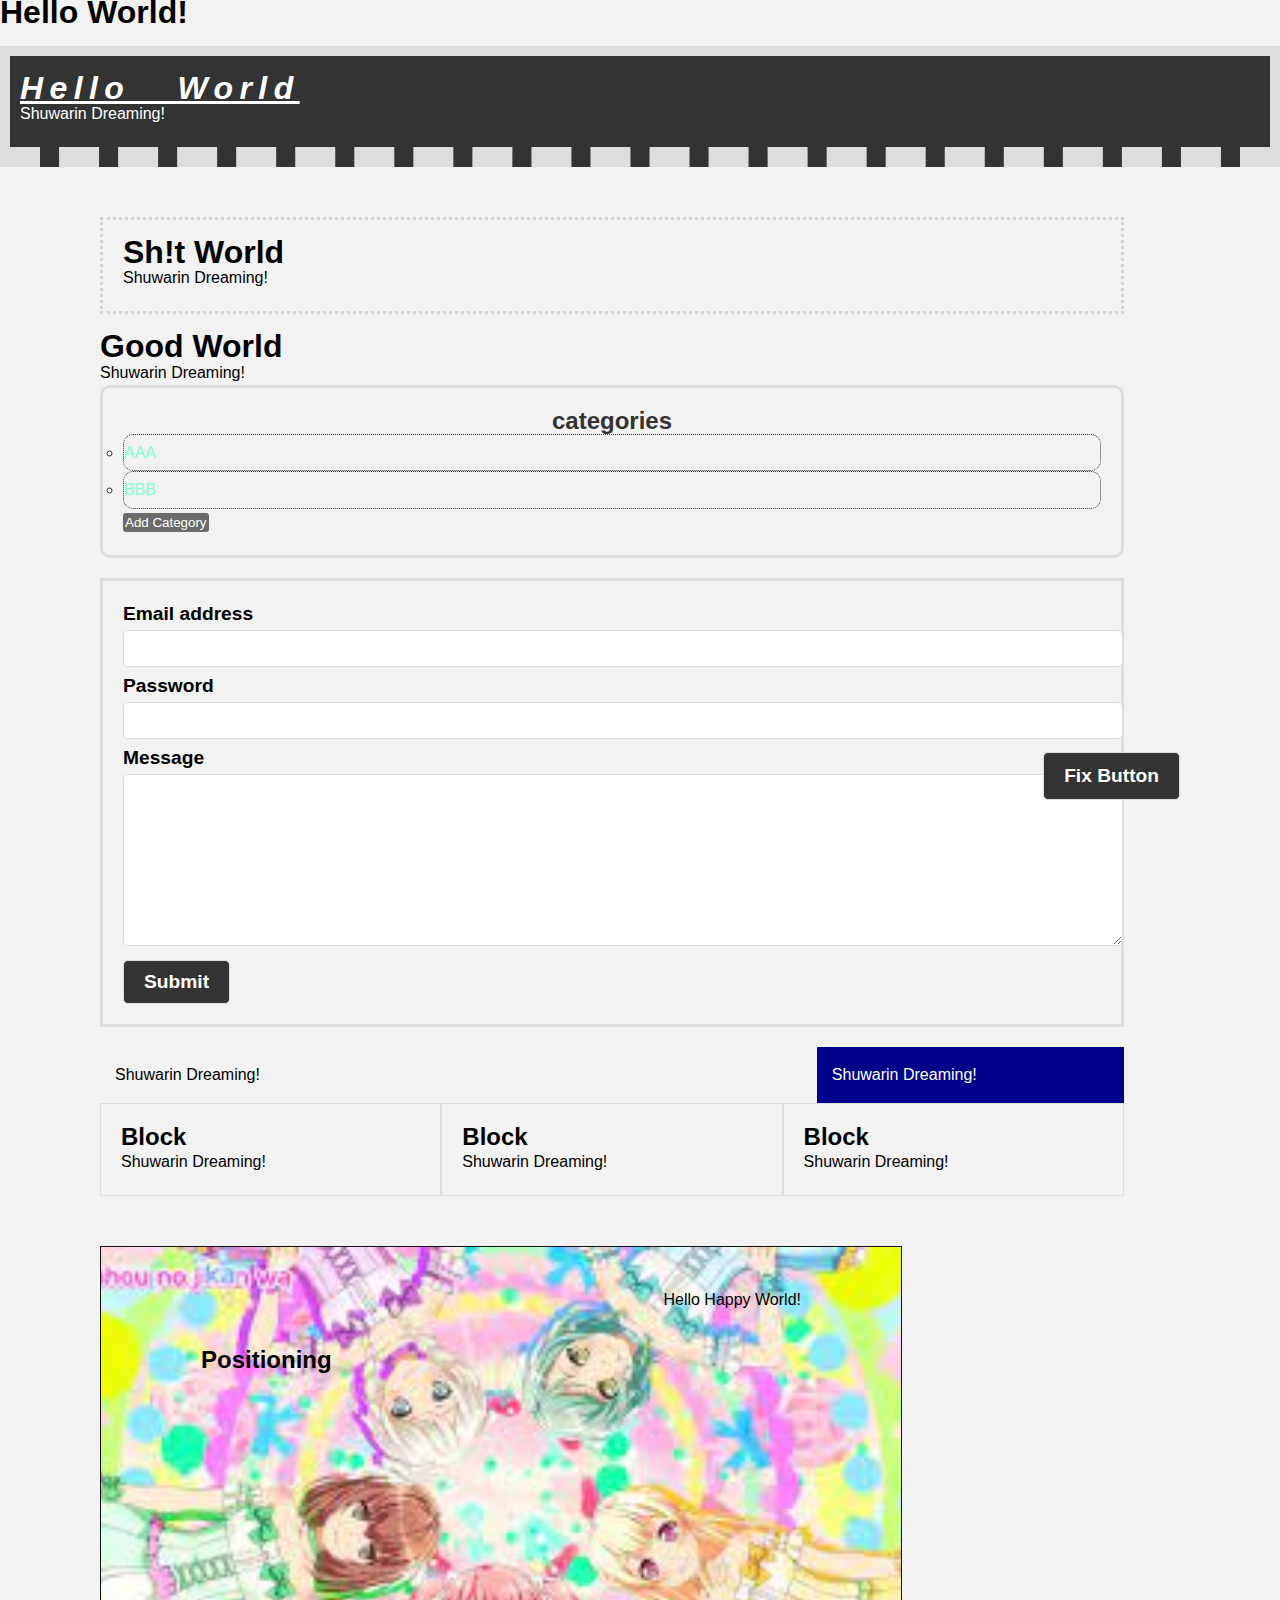
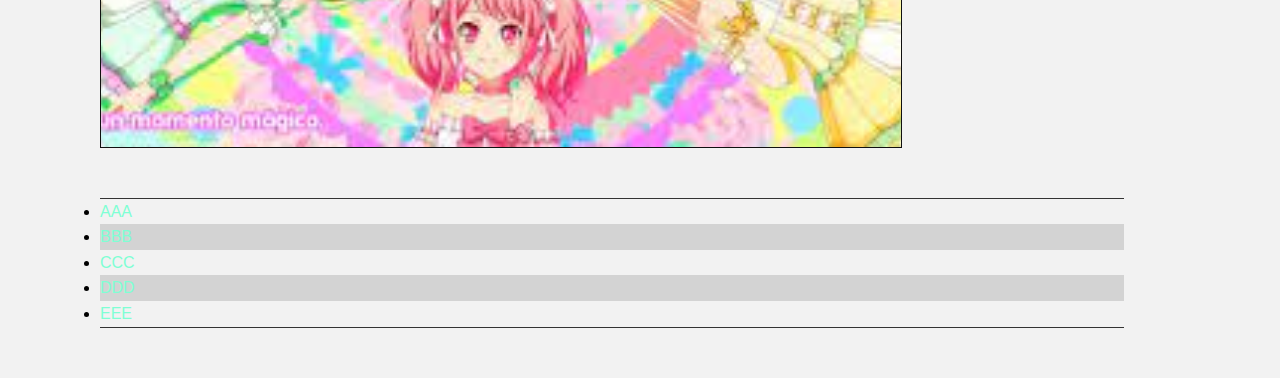
<file: css-cheatsheet/index.html>
<!DOCTYPE html>
<html lang="en">
<head>
    <meta charset="UTF-8">
    <meta http-equiv="X-UA-Compatible" content="IE=edge">
    <meta name="viewport" content="width=device-width, initial-scale=1.0">
    <title>CSS Cheetsheet</title>
    <link rel="stylesheet" href="style.css">
</head>
<body>
    <h1>
        Hello World!
    </h1>
    <div class="box-1">
        <h1> Hello World </h1>
        <p> Shuwarin Dreaming! </p>
    </div>
    <div class="container">
        <div class="box-2">
            <h1> Sh!t World </h1>
            <p> Shuwarin Dreaming! </p>
        </div>
        <div class="box-3">
            <h1> Good World </h1>
            <p> Shuwarin Dreaming! </p>
        </div>

        <div class="categories">
            <h2> categories </h2>
            <ul>
                <li>
                    <a href="#">
                        AAA
                    </a>
                </li>
                <li>
                    <a href="#">
                        BBB
                    </a>
                </li>
            </ul>
            <input type="button" value="Add Category">

        </div>
        
        <form class="my-form">
            <div class="form-group">
                <label for="exampleInputEmail1">Email address</label>
                <input type="text" name="name">
            </div>
            <div class="form-group">
                <label for="exampleInputPassword1">Password</label>
                <input type="password" name="password">
            </div>
            <div class="form-group">
                <label for="exampleInputMessage">Message</label>
                <textarea name="message" id="" cols="30" rows="10"></textarea>
            </div>
            <input class="button" type="submit" value="Submit">
        </form>

        <div id="main-block">
            <p> Shuwarin Dreaming! </p>
        </div>

        <div id="sidebar-block">
            <p> Shuwarin Dreaming! </p>
        </div>

        <!-- clear the float layout, render below as block -->
        <div class="clr" style="clear:both;"></div>

        <div class="block">
            <h2> Block </h2>
            <p> Shuwarin Dreaming! </p>
        </div>
        <div class="block">
            <h2> Block </h2>
            <p> Shuwarin Dreaming! </p>
        </div>
        <div class="block">
            <h2> Block </h2>
            <p> Shuwarin Dreaming! </p>
        </div>

        <!-- clear the float layout, render below as block -->
        <div class="clr" style="clear:both;"></div>

        <div class="p-box">
            <h2> Positioning </h2>
            <p> Hello Happy World! </p>
        </div>

        <div style="margin-top: 50px;" />

        <ul class="my-list"> 
            <li>
                <a href="#">
                    AAA
                </a>
            </li>
            <li>
                <a href="#">
                    BBB
                </a>
            </li>
            <li>
                <a href="#">
                    CCC
                </a>
            </li>
            <li>
                <a href="#">
                    DDD
                </a>
            </li>
            <li>
                <a href="#">
                    EEE
                </a>
            </li>
        </ul>

    </div> <!-- end of container -->

    <div class="button fix-me">
        Fix Button
    </div>


    
</body>
</html>
</file>
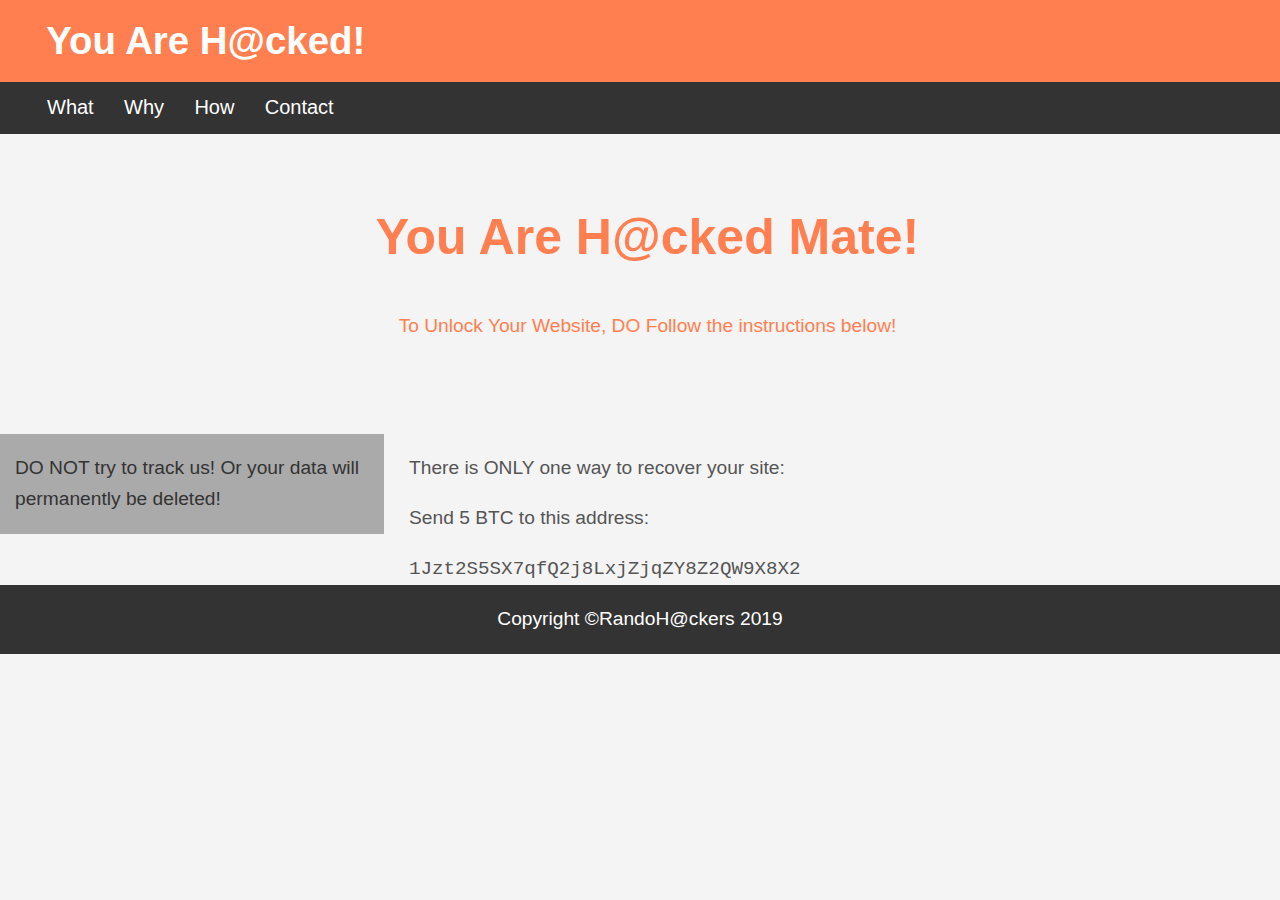
<file: css-website/index.html>
<!DOCTYPE html>
<html lang="en">

<head>
    <meta charset="UTF-8">
    <meta http-equiv="X-UA-Compatible" content="IE=edge">
    <meta name="viewport" content="width=device-width, initial-scale=1.0">
    <title> You Are H@cked! </title>
    <link rel="stylesheet" href="style.css" />
</head>

<body>
    <header id="main-header">
        <div class="container">
            <h1> You Are H@cked! </h1>
        </div>
    </header>


    <nav id="navbar">
        <div class="container">
            <ul>
                <li><a href="#">What</a></li>
                <li><a href="#">Why</a></li>
                <li><a href="#">How</a></li>
                <li><a href="#">Contact</a></li>
            </ul>
        </div>
    </nav>


    <section id="showcase">
        <div class="container">
            <h1> You Are H@cked Mate! </h1>
            <p> To Unlock Your Website, DO Follow the instructions below! </p>
        </div>
    </section>

    <aside id="main">
        <p> There is ONLY one way to recover your site: </p>
        <p> Send 5 BTC to this address: </p>
        <!-- random btc address -->
        <span> 1Jzt2S5SX7qfQ2j8LxjZjqZY8Z2QW9X8X2 </span>
    </aside>

    <aside id="sidebar">
        <p>
            DO NOT try to track us! Or your data will permanently be deleted!
        </p>
    </aside>

    <div class="clr" style="clear: both;" />

    <footer id="main-footer">
        <div class="container">
            <p> Copyright &copy;RandoH@ckers 2019 </p>
        </div>
    </footer>
</body>

</html>
</file>
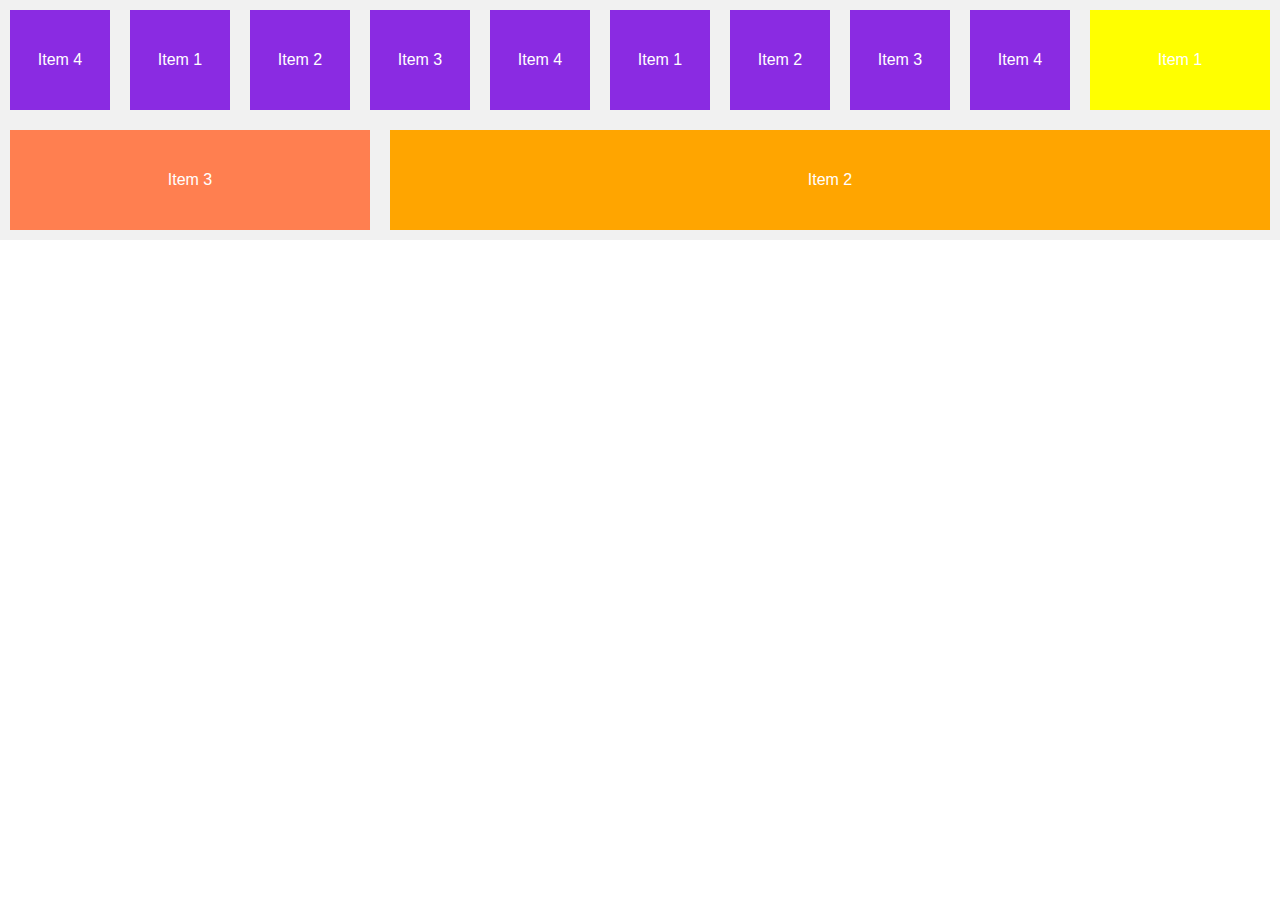
<file: flex-cheatsheet/index.html>
<!DOCTYPE html>
<html lang="en">
<head>
    <meta charset="UTF-8">
    <meta http-equiv="X-UA-Compatible" content="IE=edge">
    <meta name="viewport" content="width=device-width, initial-scale=1.0">
    <title>Document</title>
    <link rel="stylesheet" href="style.css"/>
</head>
<body>
    <div class="flex-container">
        <div class="item"> Item 1 </div>
        <div class="item"> Item 2 </div>
        <div class="item"> Item 3 </div>
        <div class="item"> Item 4 </div>
        <div class="item"> Item 1 </div>
        <div class="item"> Item 2 </div>
        <div class="item"> Item 3 </div>
        <div class="item"> Item 4 </div>
        <div class="item"> Item 1 </div>
        <div class="item"> Item 2 </div>
        <div class="item"> Item 3 </div>
        <div class="item"> Item 4 </div>
    </div>
</body>
</html>
</file>
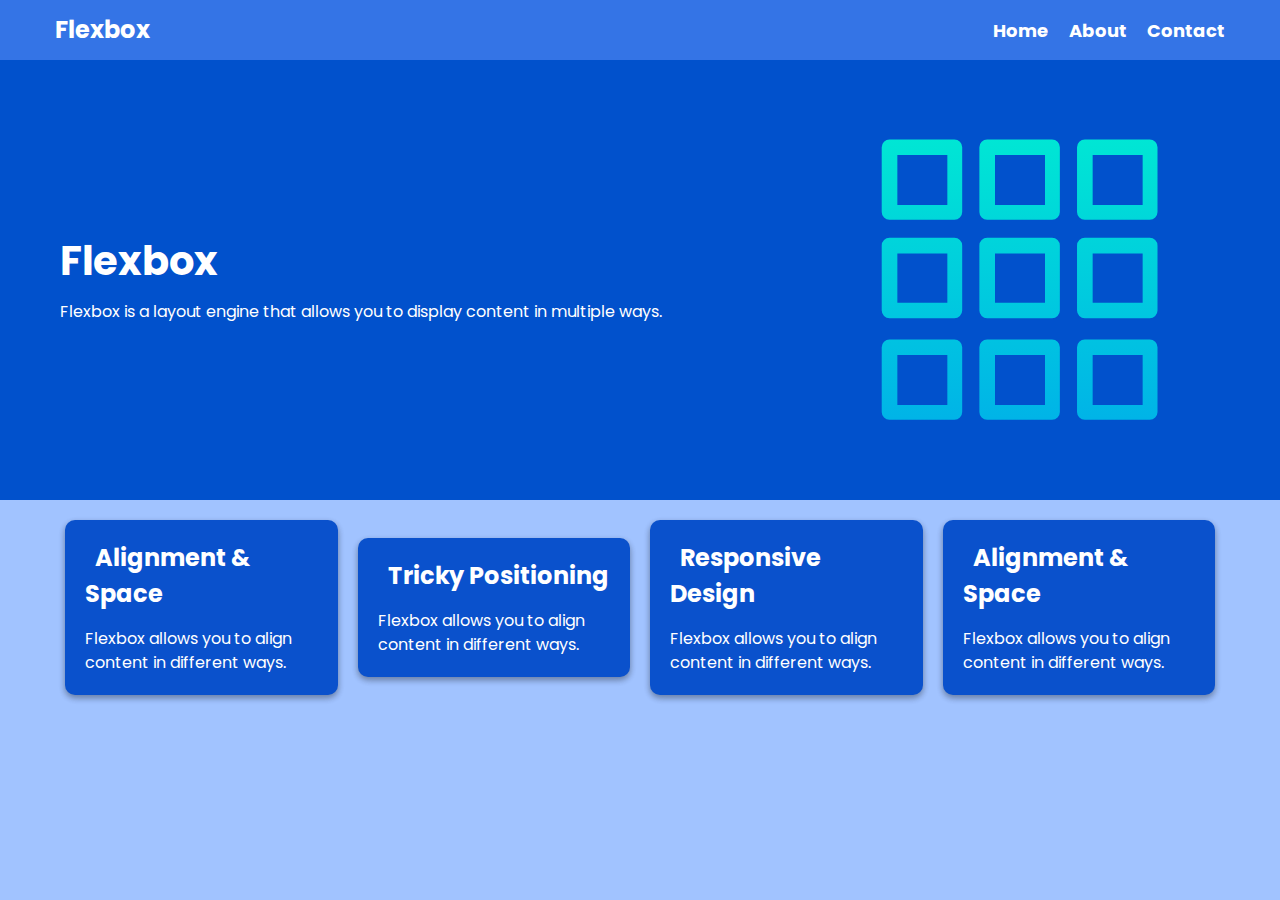
<file: flex-website/index.html>
<!DOCTYPE html>
<html lang="en">

<head>
    <meta charset="UTF-8">
    <meta http-equiv="X-UA-Compatible" content="IE=edge">
    <meta name="viewport" content="width=device-width, initial-scale=1.0">
    <title>Flexbox Sample</title>
    <link rel="stylesheet" href="https://pro.fontawesome.com/releases/v5.10.0/css/all.css"
        integrity="sha384-AYmEC3Yw5cVb3ZcuHtOA93w35dYTsvhLPVnYs9eStHfGJvOvKxVfELGroGkvsg+p" crossorigin="anonymous" />
    <link rel="stylesheet" href="style.css" />
</head>

<body>
    <nav class="navbar">
        <div class="container">
            <div class="logo">
                Flexbox
            </div>
            <ul>
                <li><a href="#">Home</a></li>
                <li><a href="#">About</a></li>
                <li><a href="#">Contact</a></li>
            </ul>
        </div>
    </nav>

    <header class="header">
        <div class="container">
            <div>
                <h1> Flexbox </h1>
                <p>
                    Flexbox is a layout engine that allows you to display content in multiple ways.
                </p>
            </div>
            <img src="../images/grid.svg" alt="Grid" />
        </div>
    </header>

    <section class="boxes">
        <div class="container">
            <div class="box">
                <h2><i class="fas fa-arrows-alt-v"></i> Alignment & Space </h2>
                <p>
                    Flexbox allows you to align content in different ways.
                </p>
            </div>

            <div class="box">
                <h2><i class="fas fa-arrows-alt"></i> Tricky Positioning </h2>
                <p>
                    Flexbox allows you to align content in different ways.
                </p>
            </div>

            <div class="box">
                <h2><i class="fas fa-mobile"></i> Responsive Design </h2>
                <p>
                    Flexbox allows you to align content in different ways.
                </p>
            </div>
            
            <div class="box">
                <h2><i class="fas fa-arrows-alt-v"></i> Alignment & Space</h2>
                <p>
                    Flexbox allows you to align content in different ways.
                </p>
            </div>
        </div>
    </section>
</body>

</html>
</file>
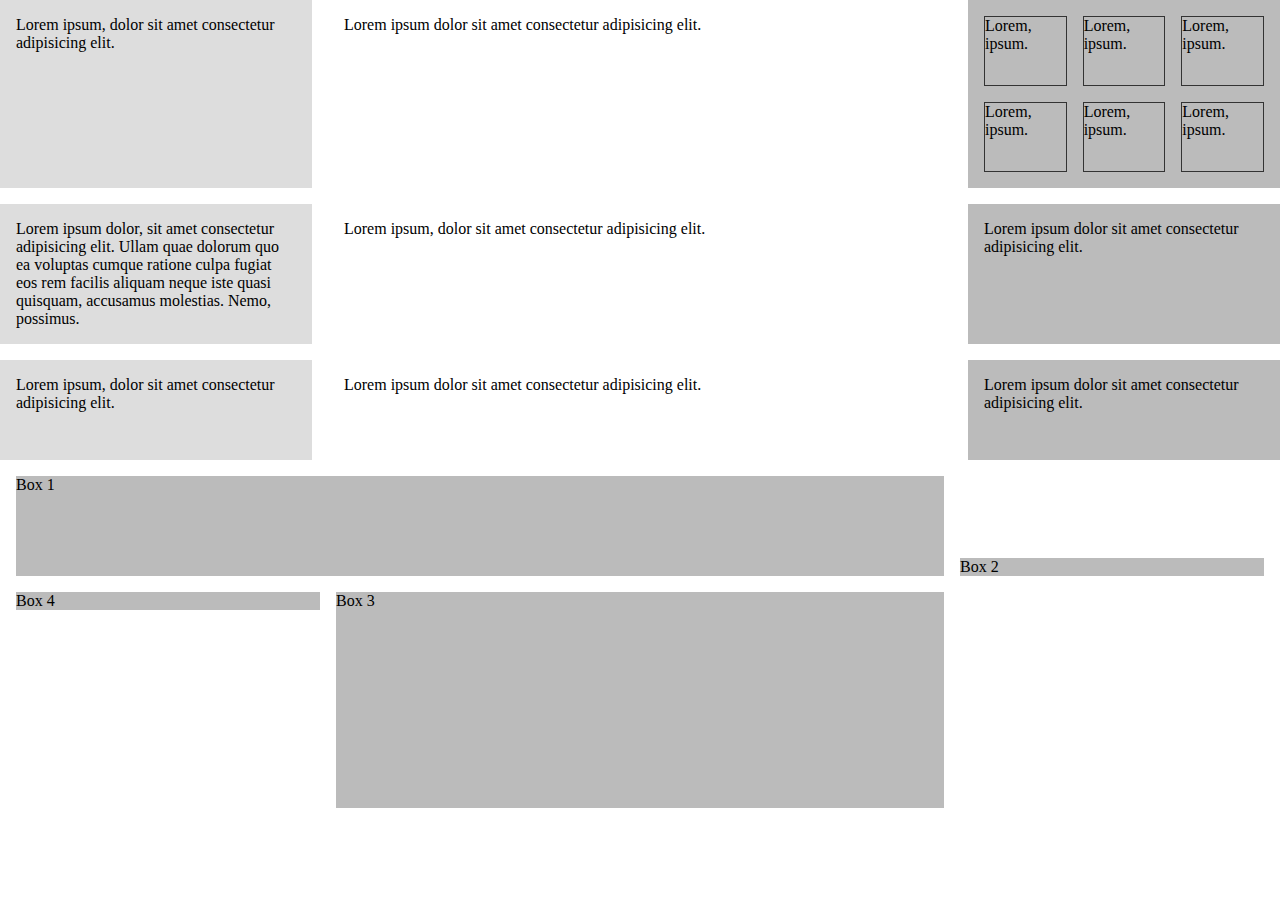
<file: grid-cheatsheet/index.html>
<!DOCTYPE html>
<html lang="en">
<head>
    <meta charset="UTF-8">
    <meta http-equiv="X-UA-Compatible" content="IE=edge">
    <meta name="viewport" content="width=device-width, initial-scale=1.0">
    <title>Grid</title>
    <link rel="stylesheet" href="style.css"/>
</head>
<body>
    <div class="wrapper">
        <div>
            Lorem ipsum, dolor sit amet consectetur adipisicing elit.
        </div>
        <div>
            Lorem ipsum dolor sit amet consectetur adipisicing elit. 
        </div>
        <div class="nested">
            <div> Lorem, ipsum.</div>
            <div> Lorem, ipsum.</div>
            <div> Lorem, ipsum.</div>
            <div> Lorem, ipsum.</div>
            <div> Lorem, ipsum.</div>
            <div> Lorem, ipsum.</div>
        </div>
        <div>
            Lorem ipsum dolor, sit amet consectetur adipisicing elit. Ullam quae dolorum quo ea voluptas cumque ratione culpa fugiat eos rem facilis aliquam neque iste quasi quisquam, accusamus molestias. Nemo, possimus.
        </div>
        <div>
            Lorem ipsum, dolor sit amet consectetur adipisicing elit.
        </div>
        <div>
            Lorem ipsum dolor sit amet consectetur adipisicing elit. 
        </div>
        <div>
            Lorem ipsum, dolor sit amet consectetur adipisicing elit. 
        </div>
        <div>
            Lorem ipsum dolor sit amet consectetur adipisicing elit. 
        </div>
        <div>
            Lorem ipsum dolor sit amet consectetur adipisicing elit. 
        </div>
    </div>

    <div class="wrapper2">
        <div class="box box1">Box 1</div>
        <div class="box box2">Box 2</div>
        <div class="box box3">Box 3</div>
        <div class="box box4">Box 4</div>
    </div>
</body>
</html>
</file>
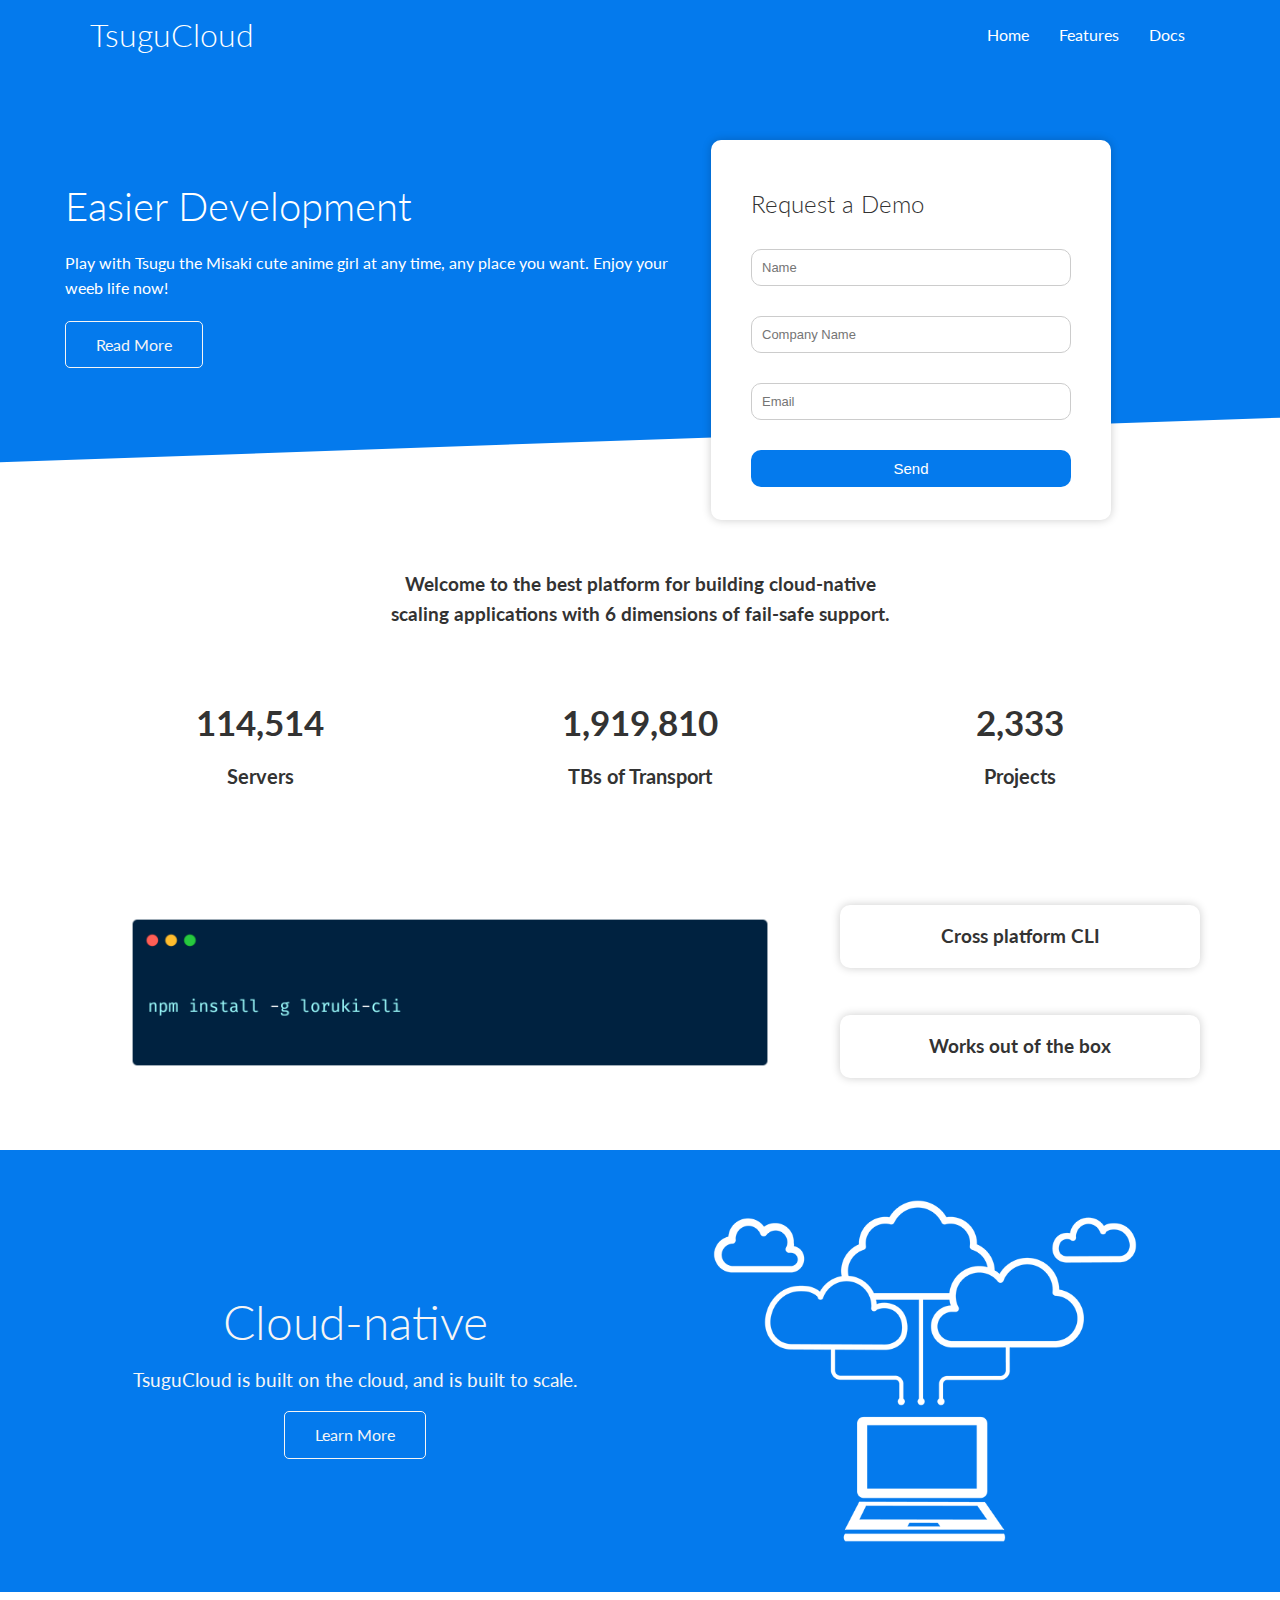
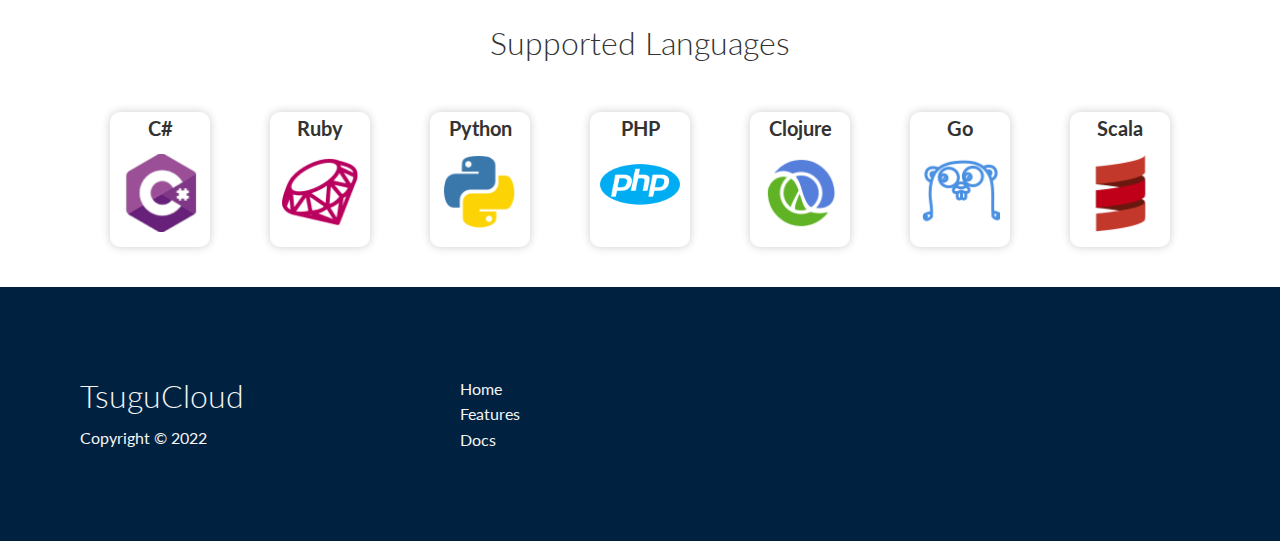
<file: website/index.html>
<!DOCTYPE html>
<html lang="en">

<head>
    <meta charset="UTF-8">
    <meta http-equiv="X-UA-Compatible" content="IE=edge">
    <meta name="viewport" content="width=device-width, initial-scale=1.0">
    <title>TsuguCloud | Happy Life with Tsugu!</title>
    <link rel="stylesheet" href="https://cdnjs.cloudflare.com/ajax/libs/font-awesome/6.0.0-beta3/css/all.min.css"
        integrity="sha512-Fo3rlrZj/k7ujTnHg4CGR2D7kSs0v4LLanw2qksYuRlEzO+tcaEPQogQ0KaoGN26/zrn20ImR1DfuLWnOo7aBA=="
        crossorigin="anonymous" referrerpolicy="no-referrer" />
    <link rel="stylesheet" href="utils.css" />
    <link rel="stylesheet" href="style.css" />
</head>

<body>
    <!-- NavBar -->
    <div class="navbar">
        <div class="container flex">
            <h1 class="logo"> <i class="fab fa-soundcloud"></i> TsuguCloud </h1>
            <nav>
                <ul>
                    <li><a href="index.html">Home</a></li>
                    <li><a href="features.html">Features</a></li>
                    <li><a href="docs.html">Docs</a></li>
                </ul>
            </nav>
        </div>
    </div>

    <!-- showcase -->
    <section class="showcase">
        <div class="container grid">
            <div class="showcase-text">
                <h1> Easier Development </h1>
                <p>
                    Play with Tsugu the Misaki cute anime girl at any time, any place you want.
                    Enjoy your weeb life now!
                </p>
                <a href="features.html" class="btn btn-outline-light"> Read More </a>
            </div>

            <div class="showcase-form card">
                <h2> Request a Demo</h2>
                <form name="contact" method="POST" data-netlify="true" netlify-honeypot="bot-field">
                    <input type="hidden" name="form-name" value="contact" />
                    <p class="hidden" name="form-name" value="contact">
                        <label for="bot-field">Don’t fill this out if you're human: <input name="bot-field" /></label>
                    </p>
                    <div class="form-control">
                        <input type="text" name="name" placeholder="Name" required />
                    </div>
                    <div class="form-control">
                        <input type="text" name="company" placeholder="Company Name" required />
                    </div>
                    <div class="form-control">
                        <input type="email" name="email" placeholder="Email" required />
                    </div>
                    <input type="submit" value="Send" class="btn btn-primary" />
                </form>
            </div>

        </div>
    </section>

    <!-- Stats -->
    <section class="stats">
        <div class="container">
            <h3 class="stats-heading text-center my-1">
                Welcome to the best platform for building cloud-native scaling applications with 6 dimensions of
                fail-safe support.
            </h3>

            <div class="grid grid-3 text-center my-4">
                <div>
                    <i class="fas fa-server fa-3x"></i>
                    <h3> 114,514</h3>
                    <p class="text-secondary">Servers</p>
                </div>
                <div>
                    <i class="fas fa-upload fa-3x"></i>
                    <h3> 1,919,810</h3>
                    <p class="text-secondary">TBs of Transport</p>
                </div>
                <div>
                    <i class="fas fa-project-diagram fa-3x"></i>
                    <h3> 2,333 </h3>
                    <p class="text-secondary">Projects</p>
                </div>
            </div>
        </div>
    </section>

    <!-- Cli -->
    <section class="cli">
        <div class="container grid">
            <img src="../images/cli.png" alt="cli" class="cli-img" />
            <div class="card mt-1">
                <h3> Cross platform CLI </h3>
            </div>
            <div class="card mb-1">
                <h3> Works out of the box </h3>
            </div>
    </section>

    <section class="cloud bg-primary my-2 py-2">
        <div class="container grid">
            <div class="text-center">
                <h2 class="lg  color-light"> Cloud-native </h2>
                <p class="lead my-1 color-light">
                    TsuguCloud is built on the cloud, and is built to scale.
                </p>
                <a href="features.html" class="btn btn-outline-light sm"> Learn More </a>
            </div>
            <img src="../images/cloud.png" alt="cloud" class="cloud-img" />
        </div>
    </section>

    <section class="languages">
        <h2 class="md text-center my-2"> Supported Languages </h2>
        <div class="container flex">
            <div class="card">
                <h4>C#</h4>
                <img src="../images/logos/csharp.png" alt="csharp" class="logo" />
            </div>
            <div class="card">
                <h4>Ruby</h4>
                <img src="../images/logos/ruby.png" alt="ruby" class="logo" />
            </div>
            <div class="card">
                <h4>Python</h4>
                <img src="../images/logos/python.png" alt="python" class="logo" />
            </div>
            <div class="card">
                <h4>PHP</h4>
                <img src="../images/logos/php.png" alt="php" class="logo" />
            </div>
            <div class="card">
                <h4>Clojure</h4>
                <img src="../images/logos/clojure.png" alt="clojure" class="logo" />
            </div>
            <div class="card">
                <h4>Go</h4>
                <img src="../images/logos/go.png" alt="go" class="logo" />
            </div>
            <div class="card">
                <h4>Scala</h4>
                <img src="../images/logos/scala.png" alt="scala" class="logo" />
            </div>
        </div>
    </section>

    <footer class="bg-dark py-5 footer">
        <div class="container grid grid-3">
            <div>
                <h1> TsuguCloud </h1>
                <p> Copyright &copy; 2022 </p>
            </div>
            <nav>
                <ul>
                    <li><a href="index.html">Home</a></li>
                    <li><a href="features.html">Features</a></li>
                    <li><a href="docs.html">Docs</a></li>
                </ul>
            </nav>
            <div>
                <a href="#" class="social-links"> <i class="fab fa-github fa-2x"></i></a>
                <a href="#" class="social-links"> <i class="fab fa-facebook fa-2x"></i></a>
                <a href="#" class="social-links"> <i class="fab fa-instagram fa-2x"></i></a>
                <a href="#" class="social-links"> <i class="fab fa-twitter fa-2x"></i></a>
            </div>
        </div>
    </footer>
</body>

</html>
</file>
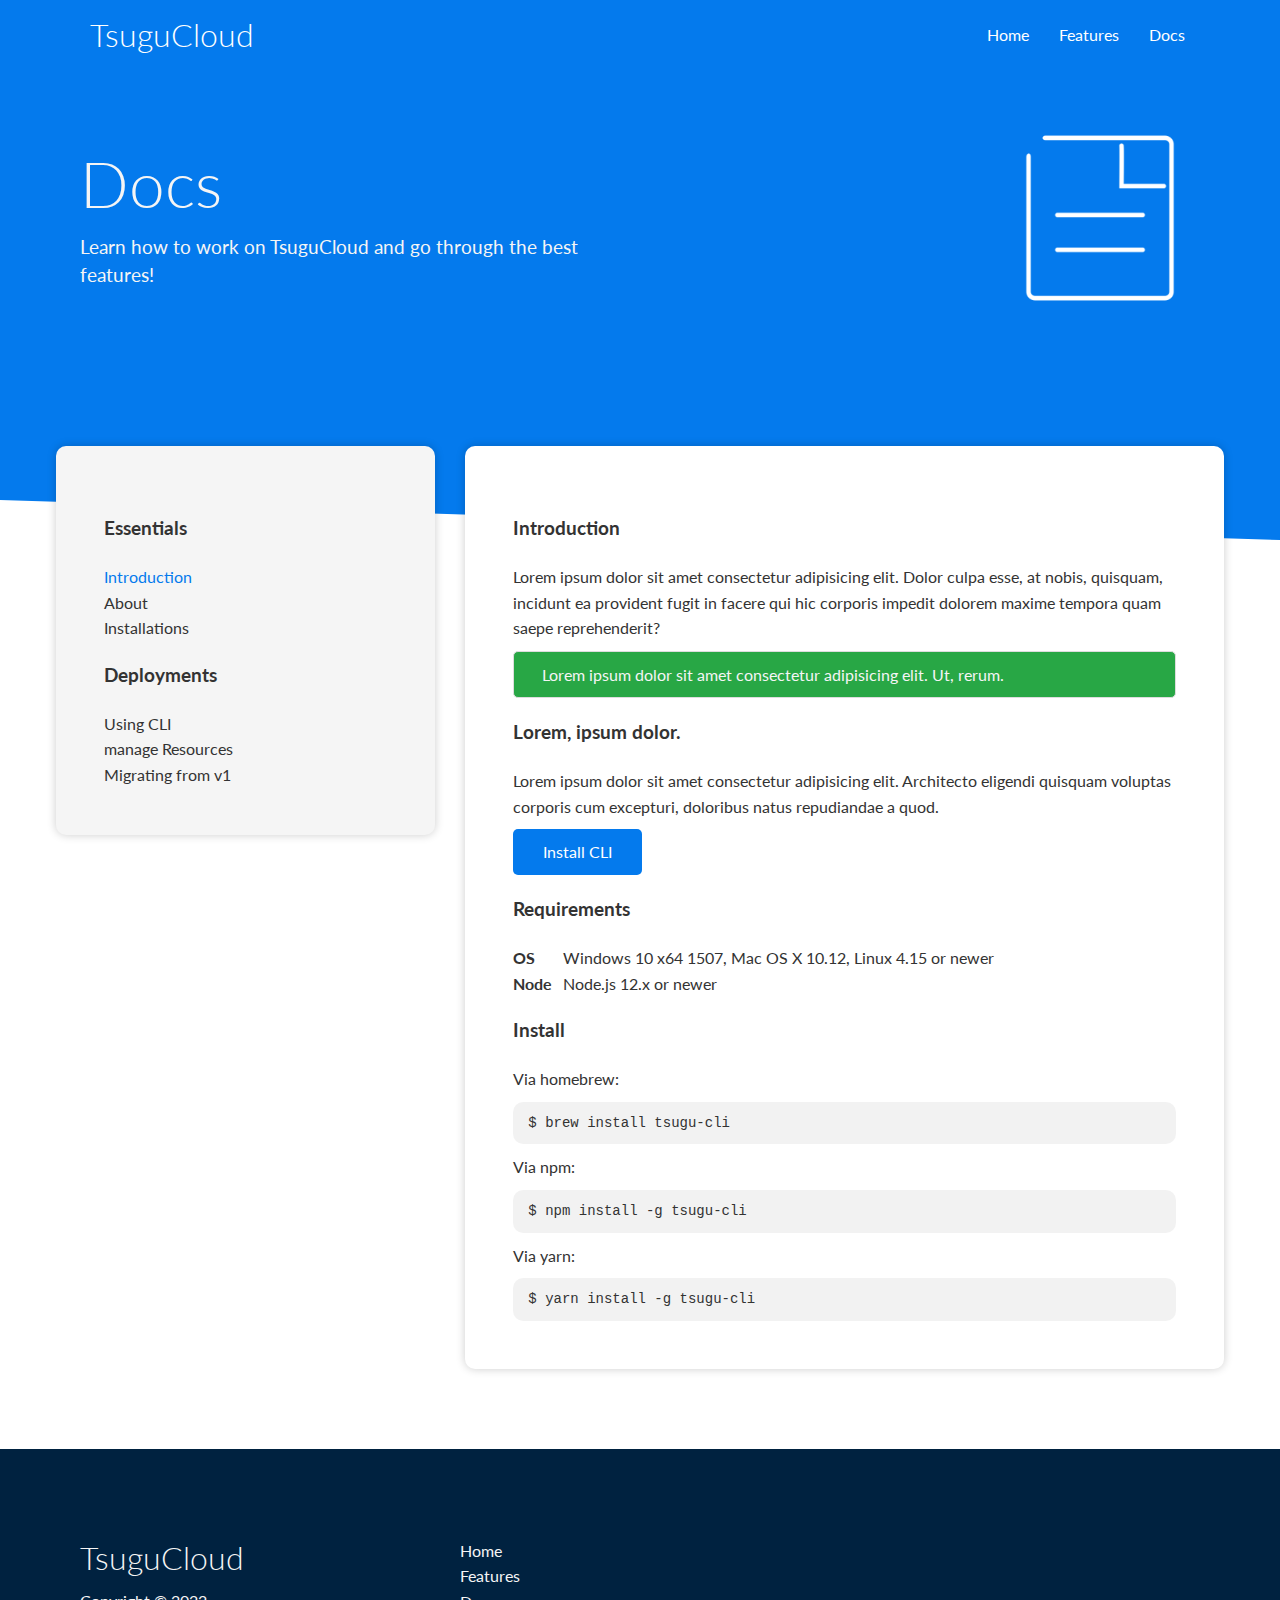
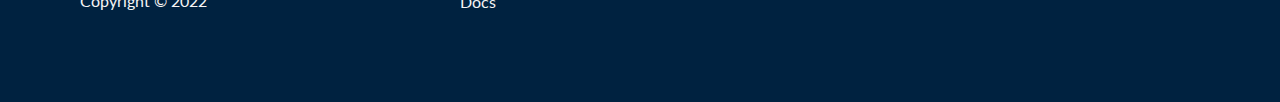
<file: website/docs.html>
<!DOCTYPE html>
<html lang="en">

<head>
    <meta charset="UTF-8">
    <meta http-equiv="X-UA-Compatible" content="IE=edge">
    <meta name="viewport" content="width=device-width, initial-scale=1.0">
    <title>TsuguCloud | Happy Life with Tsugu!</title>
    <link rel="stylesheet" href="https://cdnjs.cloudflare.com/ajax/libs/font-awesome/6.0.0-beta3/css/all.min.css"
        integrity="sha512-Fo3rlrZj/k7ujTnHg4CGR2D7kSs0v4LLanw2qksYuRlEzO+tcaEPQogQ0KaoGN26/zrn20ImR1DfuLWnOo7aBA=="
        crossorigin="anonymous" referrerpolicy="no-referrer" />
    <link rel="stylesheet" href="utils.css" />
    <link rel="stylesheet" href="style.css" />
</head>

<body>
    <!-- NavBar -->
    <div class="navbar">
        <div class="container flex">
            <h1 class="logo"> <i class="fab fa-soundcloud"></i> TsuguCloud </h1>
            <nav>
                <ul>
                    <li><a href="index.html">Home</a></li>
                    <li><a href="features.html">Features</a></li>
                    <li><a href="docs.html">Docs</a></li>
                </ul>
            </nav>
        </div>
    </div>

    <!-- Head Area -->
    <section class="docs-head bg-primary color-light py-3">
        <div class="container grid">
            <div>
                <h1 class="xl">Docs</h1>
                <p class="lead">
                    Learn how to work on TsuguCloud and go through the best features!
                </p>
            </div>
            <img src="../images/docs.png" alt="server" class="img-fluid" />
        </div>
    </section>

    <!-- Docs Main -->
    <section class="docs-main my-4">
        <div class="container grid p-1">

            <div class="card bg-light my-1 p-3">
                <h3 class="my-2">Essentials</h3>
                <nav>
                    <ul>
                        <li><a href="#" class="color-primary">Introduction</a></li>
                        <li><a href="#">About</a></li>
                        <li><a href="#">Installations</a></li>
                    </ul>
                </nav>

                <h3 class="my-2">Deployments</h3>
                <nav>
                    <ul>
                        <li><a href="#">Using CLI</a></li>
                        <li><a href="#">manage Resources</a></li>
                        <li><a href="#">Migrating from v1</a></li>
                    </ul>
                </nav>
            </div>

            <div class="card p-3">
                <h3 class="my-2">Introduction</h3>
                <p> Lorem ipsum dolor sit amet consectetur adipisicing elit. Dolor culpa esse, at nobis, quisquam,
                    incidunt ea provident fugit in facere qui hic corporis impedit dolorem maxime tempora quam saepe
                    reprehenderit?
                </p>

                <div class="alert alert-success">
                    <i class="fas fa-info"></i>
                    Lorem ipsum dolor sit amet consectetur adipisicing elit. Ut, rerum.
                </div>

                <h3> Lorem, ipsum dolor. </h3>
                <p> Lorem ipsum dolor sit amet consectetur adipisicing elit. Architecto eligendi quisquam voluptas
                    corporis cum excepturi, doloribus natus repudiandae a quod.</p>
                <a href="#" class="btn btn-primary">Install CLI</a>

                <h3> Requirements </h3>
                <ul>
                    <li> <div class="bold"> OS </div> Windows 10 x64 1507, Mac OS X 10.12, Linux 4.15 or newer </li>
                    <li> <div class="bold"> Node </div> Node.js 12.x or newer </li>
                </ul>

                <h3> Install </h3>
                <p> Via homebrew: </p> 
                <pre><code>$ brew install tsugu-cli </code></pre>
                <p> Via npm: </p> 
                <pre><code>$ npm install -g tsugu-cli </code></pre>
                <p> Via yarn: </p> 
                <pre><code>$ yarn install -g tsugu-cli </code></pre>
            </div>
        </div>
    </section>

    <!-- Footer -->
    <footer class="bg-dark py-5 footer">
        <div class="container grid grid-3">
            <div>
                <h1> TsuguCloud </h1>
                <p> Copyright &copy; 2022 </p>
            </div>
            <nav>
                <ul>
                    <li><a href="index.html">Home</a></li>
                    <li><a href="features.html">Features</a></li>
                    <li><a href="docs.html">Docs</a></li>
                </ul>
            </nav>
            <div>
                <a href="#" class="social-links"> <i class="fab fa-github fa-2x"></i></a>
                <a href="#" class="social-links"> <i class="fab fa-facebook fa-2x"></i></a>
                <a href="#" class="social-links"> <i class="fab fa-instagram fa-2x"></i></a>
                <a href="#" class="social-links"> <i class="fab fa-twitter fa-2x"></i></a>
            </div>
        </div>
    </footer>
</body>

</html>
</file>
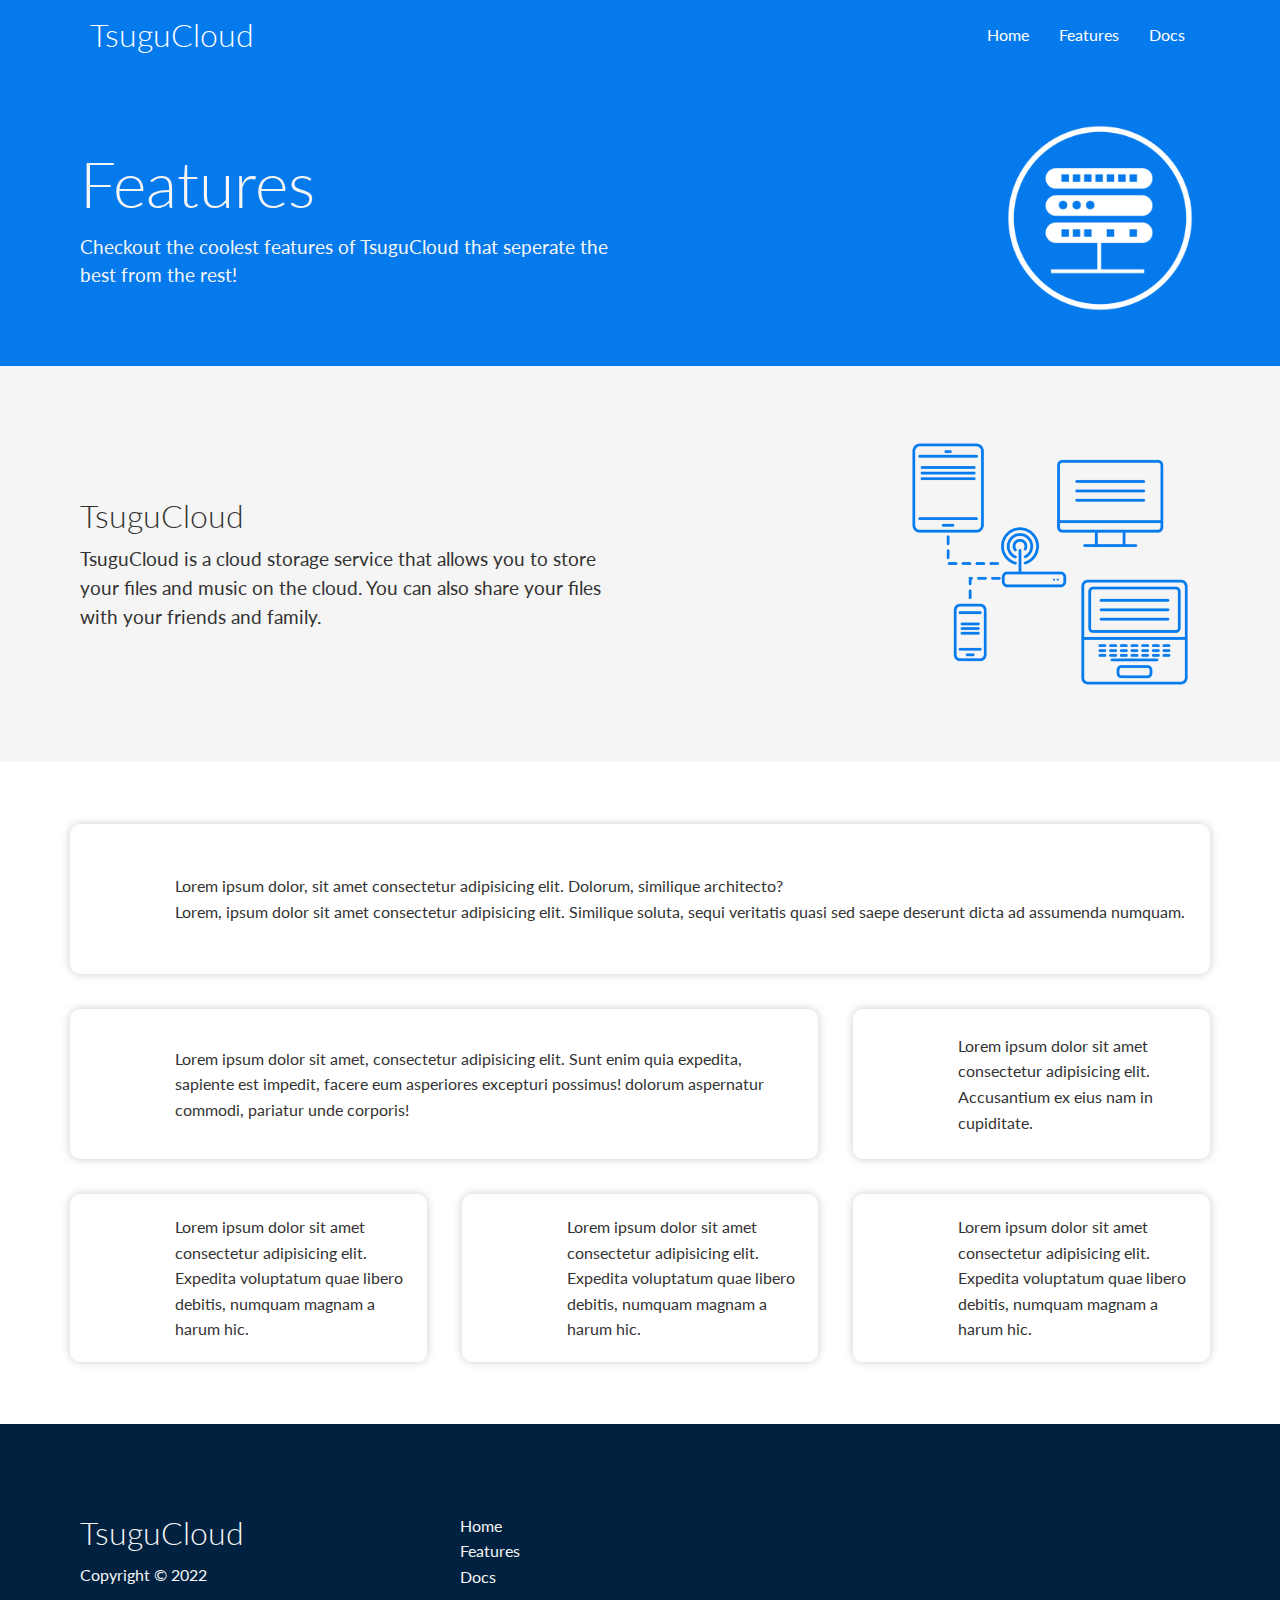
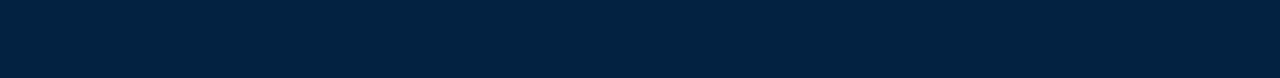
<file: website/features.html>
<!DOCTYPE html>
<html lang="en">

<head>
    <meta charset="UTF-8">
    <meta http-equiv="X-UA-Compatible" content="IE=edge">
    <meta name="viewport" content="width=device-width, initial-scale=1.0">
    <title>TsuguCloud | Happy Life with Tsugu!</title>
    <link rel="stylesheet" href="https://cdnjs.cloudflare.com/ajax/libs/font-awesome/6.0.0-beta3/css/all.min.css"
        integrity="sha512-Fo3rlrZj/k7ujTnHg4CGR2D7kSs0v4LLanw2qksYuRlEzO+tcaEPQogQ0KaoGN26/zrn20ImR1DfuLWnOo7aBA=="
        crossorigin="anonymous" referrerpolicy="no-referrer" />
    <link rel="stylesheet" href="utils.css" />
    <link rel="stylesheet" href="style.css" />
</head>

<body>
    <!-- NavBar -->
    <div class="navbar">
        <div class="container flex">
            <h1 class="logo"> <i class="fab fa-soundcloud"></i> TsuguCloud </h1>
            <nav>
                <ul>
                    <li><a href="index.html">Home</a></li>
                    <li><a href="features.html">Features</a></li>
                    <li><a href="docs.html">Docs</a></li>
                </ul>
            </nav>
        </div>
    </div>

    <!-- Head Area -->
    <section class="features-head bg-primary color-light py-3">
        <div class="container grid">
            <div>
                <h1 class="xl">Features</h1>
                <p class="lead">
                    Checkout the coolest features of TsuguCloud that seperate the best from the rest!
                </p>
            </div>
            <img src="../images/server.png" alt="server" class="img-fluid" />
        </div>
    </section>

    <section class="features-sub-head bg-light py-3">
        <div class="container grid">
            <div>
                <h1 class="md"> TsuguCloud </h1>
                <p class="lead">
                    TsuguCloud is a cloud storage service that allows you to store your files and music on the cloud.
                    You can also share your files with your friends and family.
                </p>
            </div>
            <img src="../images/server2.png" alt="server" class="img-fluid" />
        </div>
    </section>


    <section class="features-main my-2">
        <div class="container grid grid-3">
            <div class="card flex">
                <i class="fas fa-server fa-3x"></i>
                <p>
                    Lorem ipsum dolor, sit amet consectetur adipisicing elit.
                    Dolorum, similique architecto?
                    <br/>
                    Lorem, ipsum dolor sit amet consectetur adipisicing elit. Similique soluta, sequi veritatis quasi sed saepe deserunt dicta ad assumenda numquam.
                </p>
            </div>
            <div class="card flex">
                <i class="fas fa-database fa-3x"></i>
                <p>
                    Lorem ipsum dolor sit amet, consectetur adipisicing elit. Sunt enim quia expedita, sapiente est
                    impedit, facere eum asperiores excepturi possimus! dolorum aspernatur commodi, pariatur unde corporis!
                </p>
            </div>
            <div class="card flex">
                <i class="fas fa-power-off fa-3x"></i>
                <p>
                    Lorem ipsum dolor sit amet consectetur adipisicing elit. Accusantium ex eius nam in cupiditate.
                </p>
            </div>
            <div class="card flex">
                <i class="fas fa-upload fa-3x"></i>
                <p>
                    Lorem ipsum dolor sit amet consectetur adipisicing elit. Expedita voluptatum quae libero debitis,
                    numquam magnam a harum hic.
                </p>
            </div>
            <div class="card flex">
                <i class="fas fa-upload fa-3x"></i>
                <p>
                    Lorem ipsum dolor sit amet consectetur adipisicing elit. Expedita voluptatum quae libero debitis,
                    numquam magnam a harum hic.
                </p>
            </div>
            <div class="card flex">
                <i class="fas fa-upload fa-3x"></i>
                <p>
                    Lorem ipsum dolor sit amet consectetur adipisicing elit. Expedita voluptatum quae libero debitis,
                    numquam magnam a harum hic.
                </p>
            </div>
        </div>
    </section>


    <footer class="bg-dark py-5 footer">
        <div class="container grid grid-3">
            <div>
                <h1> TsuguCloud </h1>
                <p> Copyright &copy; 2022 </p>
            </div>
            <nav>
                <ul>
                    <li><a href="index.html">Home</a></li>
                    <li><a href="features.html">Features</a></li>
                    <li><a href="docs.html">Docs</a></li>
                </ul>
            </nav>
            <div>
                <a href="#" class="social-links"> <i class="fab fa-github fa-2x"></i></a>
                <a href="#" class="social-links"> <i class="fab fa-facebook fa-2x"></i></a>
                <a href="#" class="social-links"> <i class="fab fa-instagram fa-2x"></i></a>
                <a href="#" class="social-links"> <i class="fab fa-twitter fa-2x"></i></a>
            </div>
        </div>
    </footer>
</body>

</html>
</file>
<file: css-website/style.css>
body {
    background-color: #f4f4f4;
    color:#555;
    font-family: -apple-system, BlinkMacSystemFont, 'Segoe UI', Roboto, Oxygen, Ubuntu, Cantarell, 'Open Sans', 'Helvetica Neue', sans-serif;
    font-size: 1.2em;
    line-height: 1.6em;
    margin: 0;
}

.container {
    width: 95%;
    margin: auto;
    /* do not show scroll bar */
    overflow: hidden;
}

#main-header{
    background-color: coral;
    color: #fff;
    padding: 0px 15px;
}

#navbar {
    color: #fff;
    background-color: #333;
    margin: auto;
}

#navbar ul {
    padding: 0;
    margin: 0;
    list-style: none;
}

#navbar ul li {
    display: inline-block;
    padding: 10px;
    list-style: none;
}

#navbar ul li a {
    color: #fff;
    text-decoration: none;
    font-size: 20px;
    padding-left: 5px;
}

#navbar ul li a:hover {
    color: #aaa;
}

#showcase {
    color: coral;
    padding-left: 15px;
    /* grab a cat image */
    background-image: url('https://i.imgur.com/XqQXxQZ.jpg');
    background-repeat: no-repeat;
    background-size: cover;
    /* adjust height if the text overflows */
    min-height: 300px;
    text-align: center;
}

#showcase h1 {
    font-size: 50px;
    line-height: 1.6em;
    padding-top: 30px;
}

#sidebar {
    color: #333;
    background-color: #aaa;
    float: left;
    width: 30%;
    height: 100%;
    padding: 0 15px;
    box-sizing: border-box;
}

#main {
    float: right;
    width: 70%;
    padding: 0 25px;
    box-sizing: border-box;
}

#main span {
    font-family: 'Courier New', Courier, monospace;
}

#main-footer {
    background-color: #333;
    color: #fff;
    padding: 0px;
    text-align: center;
    margin-top: 0px;
}

/* make it responsive */
@media screen and (max-width: 600px) {
    #main {
        float: none;
        width: auto;
        width: 100%;
    }
    #sidebar {
        float: none;
        width: auto;
    }
    #showcase {
        background-image: url('https://i.imgur.com/XqQXxQZ.jpg');
        background-repeat: no-repeat;
        background-size: cover;
        min-height: 200px;
        margin-bottom: 30px;
        text-align: center;
    }
    #showcase h1 {
        font-size: 30px;
        line-height: 1.6em;
        padding-top: 30px;
    }
}
</file>
<file: flex-cheatsheet/style.css>
* {
    box-sizing: border-box;
    margin: 0;
    padding: 0;
}

body {
    font-family: Arial, Helvetica, sans-serif;
}

.flex-container {
    /* make a flex container */
    display: flex;
    /* flex-direction: column; */
    background-color: #f1f1f1;
    /* justify: align on main axis */
    justify-content: center; /* child */
    /* align: flex on cross axis */
    align-items: center; /* child */
    /* add a new row if doesn't fit on the current one */
    flex-wrap: wrap;
    /* flex: grow shrink basis */
    flex: 1 0 100px;
}

.item {
    flex-basis: 100px;  /* minimal size */
    height: 100px;
    background-color: blueviolet;
    color: white;
    margin: 10px;
    /* make a flex container */
    display: flex;
    /* real bad names, */
    justify-content: center;
    align-items: center;
}

/* override the flex order */
.item:nth-of-type(1) { 
    /* grow: flex grow factor 1 */
    flex-grow: 1;
    background-color: yellow;
    order: 1;
}
.item:nth-of-type(2) { 
    flex-grow: 3;
    background-color: orange;
    order: 3;
}
.item:nth-of-type(3) { 
    flex-grow: 1;
    background-color: coral;
    order: 2;
}
</file>
<file: flex-website/style.css>
@import url('https://fonts.googleapis.com/css2?family=Poppins&display=swap'); 

* {
    box-sizing: border-box;
    margin: 0;
    padding: 0;
}

body {
    font-family: 'Poppins', sans-serif;
    font-size: 16px;
    line-height: 1.5;
    color: #333;
    background-color: #a1c3ff;
}

img {
    max-width: 100%;
}

h1, h2 {
    margin-bottom: 15px;
}

ul {
    list-style: none;
}

.container {
    max-width: 1200px;
    margin: 0 auto;
    padding: 0 15px;
}

.navbar {
    background: #3474e6;
    color: #fff;
    height: 60px;
}

.navbar a{
    color: #fff;
    text-decoration: none;
    font-size: 18px;
    font-weight: bold;
}

.navbar a:hover {
    color: lightblue;
}

.navbar .logo {
    font-size: x-large;
    font-weight: bold;
}

.navbar .container {
    display: flex;
    justify-content: space-between;
    align-items: center;
    height: 100%;  /* take the height of the navbar */
}

.navbar ul {
    display: flex;
}

.navbar ul li {
    margin-left: 20px;
}

.header {
    background-color: #0151cc;
    color: white;
    min-height: 40px;
}

.header h1{
    font-size: 2.5rem;
    font-weight: bold;
    line-height: 1.2;
}

.header img {
    max-width: 400px;
}

.header .container {
    display: flex;
    justify-content: space-between;
    align-items: center;
}

.header .container:first-child {
    padding: 20px 20px;
}

/* responsive via screen query and flexbox */
@media screen and (max-width: 768px) {
    .header .container {
        flex-direction: column;
        padding-top: 20px;
        text-align: center;
    }
}

.boxes .container {
    display: flex;
    flex-wrap: wrap;
    align-items: center;
}

.box {
    flex: 1 0 100px;
    background-color: #0a51cc;
    color: white;
    border-radius: 10px;
    box-shadow: 0 3px 6px rgba(0,0,0,0.16), 0 3px 6px rgba(0,0,0,0.23);
    margin: 20px 10px;
    padding: 20px;
}

.box i {
    margin-right: 10px;
}
</file>
<file: grid-cheatsheet/style.css>
* {
    margin: 0;
    padding: 0;
}

.wrapper {
    display: grid; /* grid manages layouts in 2 dimensions */
    grid-template-columns: 70%  30%;  /* percentages */
    grid-template-columns: 1fr 2fr 1fr;  /* fractions */
    grid-template-columns: repeat(4, 1fr, 2fr);  /* repeat */
    column-gap: 1em;
    row-gap: 1em;
    /* grid-auto-rows: 100px; */  /* height 100px  */
    grid-auto-rows: minmax(100px, auto);  /* min-height 100px */
}

.wrapper > div {
    background: #bbb;
    padding: 1em;
}

.wrapper > div:nth-child(3n+1) {
    background: #ddd;
}

.wrapper > div:nth-child(3n+2) {
    background: #fff;
}

.nested {
    display: grid;
    grid-template-columns: repeat(3, 1fr);
    grid-auto-rows: 70px;
    grid-gap: 1em;
    padding: 1em;
}

.nested > div {
    border: #333 solid 1px;
}

.wrapper2 {
    display: grid;
    grid-template-columns: 1fr 2fr 1fr;
    grid-auto-rows: minmax(100px, auto);
    grid-gap: 1em;
    padding: 1em;

    justify-items: stretch; /* stretch items horizontally */
    align-items: stretch; /* stretch items vertically */
}

.box {
    background-color: #bbb;
}

.box1{
    grid-column: 1 / 3; /* 1st column to 3rd column */
}

.box2{
    align-self: end;
}

.box3{
    grid-column: 2 / 3; /* 2nd column to 3rd column */
    grid-row: 2 / 4;  /* 2nd row to 4th row */
}

.box4{
    align-self: start;
}
</file>
<file: website/utils.css>
* {
    box-sizing: border-box;
    margin: 0;
    padding: 0;
}

body {
    font-family: 'Lato', sans-serif;
    color: #333;
    line-height: 1.6;
}

ul {
    list-style: none;
}

a {
    text-decoration: none;
    color: #333;
}

h1, h2 {
    font-weight: 300;
    line-height: 1.2;
    margin: 10px 0;
}

p {
    margin: 10px 0;
}

img {
    width: 100%;  /* keep within container */
}

.flex {
    display: flex;
    justify-content: space-between;
    align-items: center;
    height: 100%;
    flex-wrap: wrap;
    overflow: hidden;
}

.grid {
    display: grid;
    grid-template-columns: repeat(2, 1fr);
    gap: 20px;
    height: 100%;
    justify-content: center;
    align-items: center;
    overflow: hidden;
}

.card {
    background-color: #fff;
    border-radius: 10px;
    box-shadow: 0 0 10px rgba(0, 0, 0, 0.2);
    height: 100%;
}

.container {
    max-width: 1200px;
    margin: 0 auto;  /* auto: center */
    overflow: auto;
    padding: 0 40px;
}

.btn {
    display: inline-block;
    padding: 10px 30px;
    cursor: pointer;
    background-color: var(--primary-color);
    border: none;
    border-radius: 5px;
    color: #fff;
}

.btn:hover {
    transform: scale(0.98);  /* animation: make it smaller */
}

.btn-outline {
    background-color: transparent;
    color: var(--primary-color);
    border: 1px solid var(--primary-color);
}

.btn-outline-light {
    background-color: transparent;
    color: var(--light-color);
    border: 1px solid var(--light-color);
}

.grid-3 {
    grid-template-columns: repeat(3, 1fr);
    gap: 20px;
    height: 100%;
    overflow: hidden;
}

.text-center {
    text-align: center;
}

.bg-primary,
.btn-primary {
    background-color: var(--primary-color);
}

.bg-secondary,
.btn-secondary {
    background-color: var(--secondary-color);
}

.bg-dark,
.btn-dark {
    background-color: var(--dark-color);
}

.bg-light,
.btn-light {
    background-color: var(--light-color);
}

.color-light {
    color: var(--light-color);
}

.color-primary {
    color: var(--primary-color);
}

.lead {
    font-size: 1.2rem;
    line-height: 1.5;
}

.sm {
    font-size: 1rem;
}

.md {
    font-size: 2rem;
}

.lg {
    font-size: 3rem;
}

.xl {
    font-size: 4rem;
}

.alert {
    background-color: --light-color;
    border: 1px solid #ddd;
    border-radius: 5px;
    padding: 10px 20px;
    margin-bottom: 20px;
}

.alert-success {
    background-color: var(--success-color);
    color: var(--light-color);
}

.alert-danger {
    background-color: var(--danger-color);
    color: var(--light-color);
}

.hidden {
    display: none;
}

/* basically the same as tailwind.css */
/* rem: 16 px by default */

.my-1 {
    margin: 1rem 0;
}

.my-2 {
    margin: 2rem 0;
}

.my-3 {
    margin: 3rem 0;
}

.my-4 {
    margin: 4rem 0;
}

.my-5 {
    margin: 5rem 0;
}

.m-1 {
    margin: 1rem;
}

.m-2 {
    margin: 2rem;
}

.m-3 {
    margin: 3rem;
}

.m-4 {
    margin: 4rem;
}

.m-5 {
    margin: 5rem;
}

.mt-1 {
    margin-top: 1rem;
}

.mb-1 {
    margin-bottom: 1rem;
}

.py-1 {
    padding: 1rem 0;
}

.py-2 {
    padding: 2rem 0;
}

.py-3 {
    padding: 3rem 0;
}

.py-4 {
    padding: 4rem 0;
}

.py-5 {
    padding: 5rem 0;
}

.p-1 {
    padding: 1rem;
}

.p-2 {
    padding: 2rem;
}

.p-3 {
    padding: 3rem;
}

.p-4 {
    padding: 4rem;
}

.p-5 {
    padding: 5rem;
}
</file>
<file: website/style.css>
@import url('https://fonts.googleapis.com/css2?family=Lato:wght@300&display=swap');

:root {
    --primary-color: #047aed;
    --secondary-color: #1c3fa3;
    --dark-color: #002240;
    --light-color: #f5f5f5;
    --success-color: #28a745;
    --danger-color: #dc3545;
}

/* NavBar */
.navbar {
    background-color: var(--primary-color);
    color: #fff;
    height: 70px;
}

.navbar ul {
    display: flex;
    justify-content: space-between;
    align-items: center;
    height: 100%;
}

.navbar a {
    color: #fff;
    padding: 10px;
    margin: 0 5px;
}

.navbar a:hover {
    border-bottom: 2px solid #fff;
}

.navbar i {
    margin-right: 10px;
}

/* Showcase */

.showcase {
    height: 400px;
    background-color: var(--primary-color);
    color: white;
    position: relative;
}

.showcase h1 {
    font-size: 40px;
}

.showcase p {
    margin: 20px 0;
}

.showcase .grid {
    grid-template-columns: 55% 45%;
    gap: 30px;
    overflow: visible;  /* allow elements to overflow */
}

.showcase-text {
    animation: slideInFromLeft 1s ease-in-out;
}

.showcase-form {
    color: #333;
    position: relative;
    top: 60px;
    height: 380px;
    width: 400px;
    padding: 40px;
    z-index: 100;  /* make sure it's on top */
    animation: slideInFromRight 1s ease-in-out;
}

.showcase-form .form-control {
    margin: 30px 0;
}

.showcase-form input[type='text'],
.showcase-form input[type='email'] {
    border-radius: 10px;
    border: 1px solid #ccc;
    padding: 10px;
    width: 100%;
    font-size: 13px;
}

.showcase-form input:focus {
    outline: none;
}

.showcase-form .btn {
    border-radius: 10px;
    font-size: 15px;
    width: 100%;
}

/* draw a white band */
.showcase::after {
    content: '';
    position: absolute;
    height: 100px;
    bottom: -70px;
    right: 0;
    left: 0;
    transform: skewY(-2deg);
    background-color:#fff;
}

.stats {
    padding-top: 100px;
    animation: slideInFromBottom 1s ease-in-out;
}

.stats-heading  {
    max-width: 500px;
    margin: auto;
}

/* our typology */
.stats .grid h3 {
    font-size: 35px;
}

.stats .grid p {
    font-size: 20px;
    font-weight: bold;
}

/* Cli */

.cli .card {
    background-color: #fff;
    border-radius: 10px;
    box-shadow: 0 0 10px rgba(0, 0, 0, 0.2);
    height: 50%;

    /* center everything */
    display: flex;
    align-items: center;
    justify-content: center;
}

.cli .grid {
    grid-template-columns: repeat(3, 1fr);
    grid-template-rows: repeat(2, 1fr);
    row-gap: 0;
}

.cli .grid > :first-child {
    grid-row: 1 / span 2;  /* = 1 / 3 */
    grid-column: 1 / span 2;
    justify-self: center;
    align-self: center;
}

/* Languages */
.languages .flex {
    flex-wrap: no-wrap;
    justify-content: space-around;
}

.languages .card {
    width:100px;
    height:135px;
    text-align: center;
    margin: 18px 10px 40px;
    /* make transforms smoother */
    transition: transform 0.3s ease-in-out;
}

.languages .card h4 {
    font-size: 20px;
    margin-bottom: 10px;
}

.languages .card img {
    width: 80px;
}

.languages .card:hover {
    transform: translateY(-5px);
}

/* Features */
.features-head img,
.docs-head img {
    width: 200px;
    justify-self: end;
}

.features-sub-head img {
    width: 300px;
    justify-self: end;
}

.features-main .flex {
    flex-wrap: nowrap;
    justify-content: space-around;
}

.features-main .card {
    padding: 10px;
    width: 100%;
    min-height: 150px;
    justify-content: start;
}

.features-main .card > i {
    min-width: 45px;
    margin: 20px;
}

.features-main .card > p {
    min-width: 45px;
    margin: 10px;
}

.features-main .grid {
    padding: 30px;
    justify-items: start;
    gap: 35px;
}

.features-main .grid > :nth-child(1) {
    grid-column: 1 / span 3;
}

.features-main .grid > :nth-child(2) {
    grid-column: 1 / span 2;
}

/* Docs */

.docs-head::before {
    content: '';
    height: 200px;

    position: absolute;
    top: 320px;
    right: 0;
    left: 0;

    transform: skewY(1.8deg);
    background-color:var(--primary-color);
    z-index: -1;
}

.docs-main {
    position: relative;
}

.docs-main h3{
    margin: 20px 0;
}

.docs-main .grid {
    grid-template-columns: 1fr 2fr;
    gap: 30px;
    align-items: flex-start;
}

.docs-main .card {
    margin-top: 0;
    height: fit-content;
}

.docs-main li {
    display: flex;
}

.docs-main li > div {
    margin-right: 10px;
    min-width: 40px;
    font-weight: bold;
}

.docs-main .card a:hover {
    font-weight: bold;
}

.docs-main pre {
    background-color: rgba(0, 0, 0, 0.05);
    padding: 10px;
    border-radius: 10px;
}

.docs-main code {
    margin-left: 5px;
    font-family: 'Courier New', Courier, monospace;
    font-size: 14px;
}

.docs-main i {
    padding-right: 8px;
}


/* Footer */
.footer {
    color: var(--light-color);
}

.footer a{
    color: var(--light-color);
}

.footer .social-links{
    margin: 0 10px;
}

/* Animations */
@keyframes slideInFromLeft {
    0% {
        transform: translateX(-100%);
    }
    100% {
        transform: translateX(0);
    }
}

@keyframes slideInFromRight {
    0% {
        transform: translateX(100%);
    }
    100% {
        transform: translateX(0);
    }
}

@keyframes slideInFromTop {
    0% {
        transform: translateY(-100%);
    }
    100% {
        transform: translateY(0);
    }
}

@keyframes slideInFromBottom {
    0% {
        transform: translateY(100%);
    }
    100% {
        transform: translateY(0);
    }
}

/* Tablets and Under */
@media screen and (max-width: 900px) {
    .grid,
    .showcase .grid,
    .stats .grid,
    .cli .grid,
    .cloud .grid,
    .features-main .grid,
    .docs-main .grid {
        grid-template-columns: 1fr;
        grid-template-rows: 1fr;
    }

    .showcase {
        height: auto;
    }

    .features-head .grid,
    .docs-head .grid {
        text-align: center;
        margin-top: 40px;
    }

    .showcase-text {
        text-align: center;
        margin-top: 40px;
        animation: slideInFromTop 1s ease-in-out;
    }

    .showcase-form {
        justify-self: center;
        margin: auto;
        animation: slideInFromBottom 1s ease-in-out;
    }

    .cli .grid > :first-child {
        grid-row: 1;  /* = 1 / 3 */
        grid-column: 1;
    }

    /* this is working */
    .cli .grid > :nth-child(2) {
        margin: 30px;
    }

    .cli .grid > :nth-child(3) {
        margin: 30px;
    }

    .features-head img,
    .docs-head img {
        justify-self: center;
    }

    .features-sub-head img {
        justify-self: center;
    }

    /* have to reset one-by-one */
    .features-main .grid > :nth-child(1) {
        grid-column: 1;
    }

    .features-main .grid > :nth-child(2) {
        grid-column: 1;
    }

    .docs-head::before {
        top: 480px;
    }
}

/* Mobile */
@media screen and (max-width: 600px) {

    .navbar {
        height: 110px;
    }

    .navbar .flex {
        flex-direction: column;
    }

    .navbar ul {
        padding: 10px;
        /* transparent background */
        background-color: rgba(0, 0, 0, 0.2);
        border-radius: 10px;
    }

    .docs-head::before {
        display: none;
    }
}
</file>
<file: css-cheatsheet/style.css>
/* h1{
    color: green;
} */

/* reset everything */
* {
    margin: 0;
    padding: 0;
}

body {
    background-color: #f2f2f2;
    color: black;
    font-size: large;
    font-family: "Comic Sans MS", cursive, sans-serif;
    font: normal 16px/1.5em "Trebuchet MS", Arial, Helvetica, sans-serif;
    line-height: 1.6em;  /* 行高 */
}

a {
    text-decoration: none;
    color: aquamarine;
}

/* mouse hover */
a:hover {
    text-decoration: underline;
}

/* mouse click */
a:active {
    color: blue;
}

/* mouse visited */
a:visited {
    color: black;
}

.container {
    width: 80%;
    margin: 50px 100px;
    border: 5px 10px;
}

.button {
    padding: 10px 20px;
    border: 1px solid #ddd;
    border-radius: 5px;
    background-color: #333;
    color: #fff;
    font-weight: bold;
    font-size: 1.2em;
    cursor: pointer;
}

.button:hover {
    background-color: #fff;
    color: #333;
}

/* padding | border | margin */

.box-1 {
    background-color: #333;
    color: #fff;

    padding: 20px 10px;

    border: 10px solid #ddd;
    border-bottom: 20px dashed #ddd;

    margin: 20px 0;
}

.box-1 h1 {
    font-size: 2em;
    font-weight: bold;
    font-style: italic;
    /* what's this? */
    text-decoration: underline;
    text-transform: capitalize;
    letter-spacing: 0.2em;
    word-spacing: 1em;
}

.box-2 {
    border: 3px dotted lightgray;
    padding: 20px;
    margin: 20px 0;
}

.categories {
    color: #333;
    color-scheme: dark;
    border: 3px solid #ddd;
    border-radius: 10px;
    padding: 20px;
}

.categories h2 {
    text-align: center;
}

.categories ul {
    padding: 0px;
    list-style: square;
}

.categories li {
    padding: 5px 0;
    border: dotted 1px #333;
    border-radius: 10px;
    list-style: circle;
}

.my-form {
    border: 3px solid #ddd;
    padding: 20px;
    margin: 20px 0;
}

.my-form .form-group {
    padding-bottom: 0.2em;
}

.my-form label{
    display: block;
    font-size: 1.2em;
    font-weight: bold;
    margin-bottom: 0.2em;
}

.my-form input[type="text"], .my-form input[type="password"], .my-form textarea {
    width: 100%;
    padding: 10px 10px;
    border: 1px solid #ddd;
    border-radius: 5px;
    margin-bottom: 0.2em;
}

.block {
    float: left;
    width: 33.33%;
    padding: 20px;
    border: 1px solid #ddd;
    /* make width of the apply to the block */
    box-sizing: border-box;
}

#main-block {
    float: left;
    width: 70%;
    padding: 15px;
    box-sizing: border-box;
}

#sidebar-block {
    float: right;
    width: 30%;
    background-color: darkblue;
    color: white;
    padding: 15px;
    box-sizing: border-box;
}

.p-box {
    width: 800px;
    height: 500px;
    border: 1px solid #111;
    margin-top: 50px;
    position: relative;

    background-image: url('../images/shuwarin.jfif');
    background-repeat: no-repeat;
    background-size: cover;
    background-position: center;
}

.p-box h2 {
    position: absolute;
    top:100px;
    left: 100px;
}

.p-box p {
    position: absolute;
    top:40px;
    right: 100px;

}

.fix-me {
    position: fixed;
    bottom: 100px;
    right: 100px;
}

.my-list li:first-child {
    border-top: 1px solid #333;
}

.my-list li:last-child {
    border-bottom: 1px solid #333;
}

.my-list li:nth-child(even) {
    background-color: lightgray;
}
</file>
